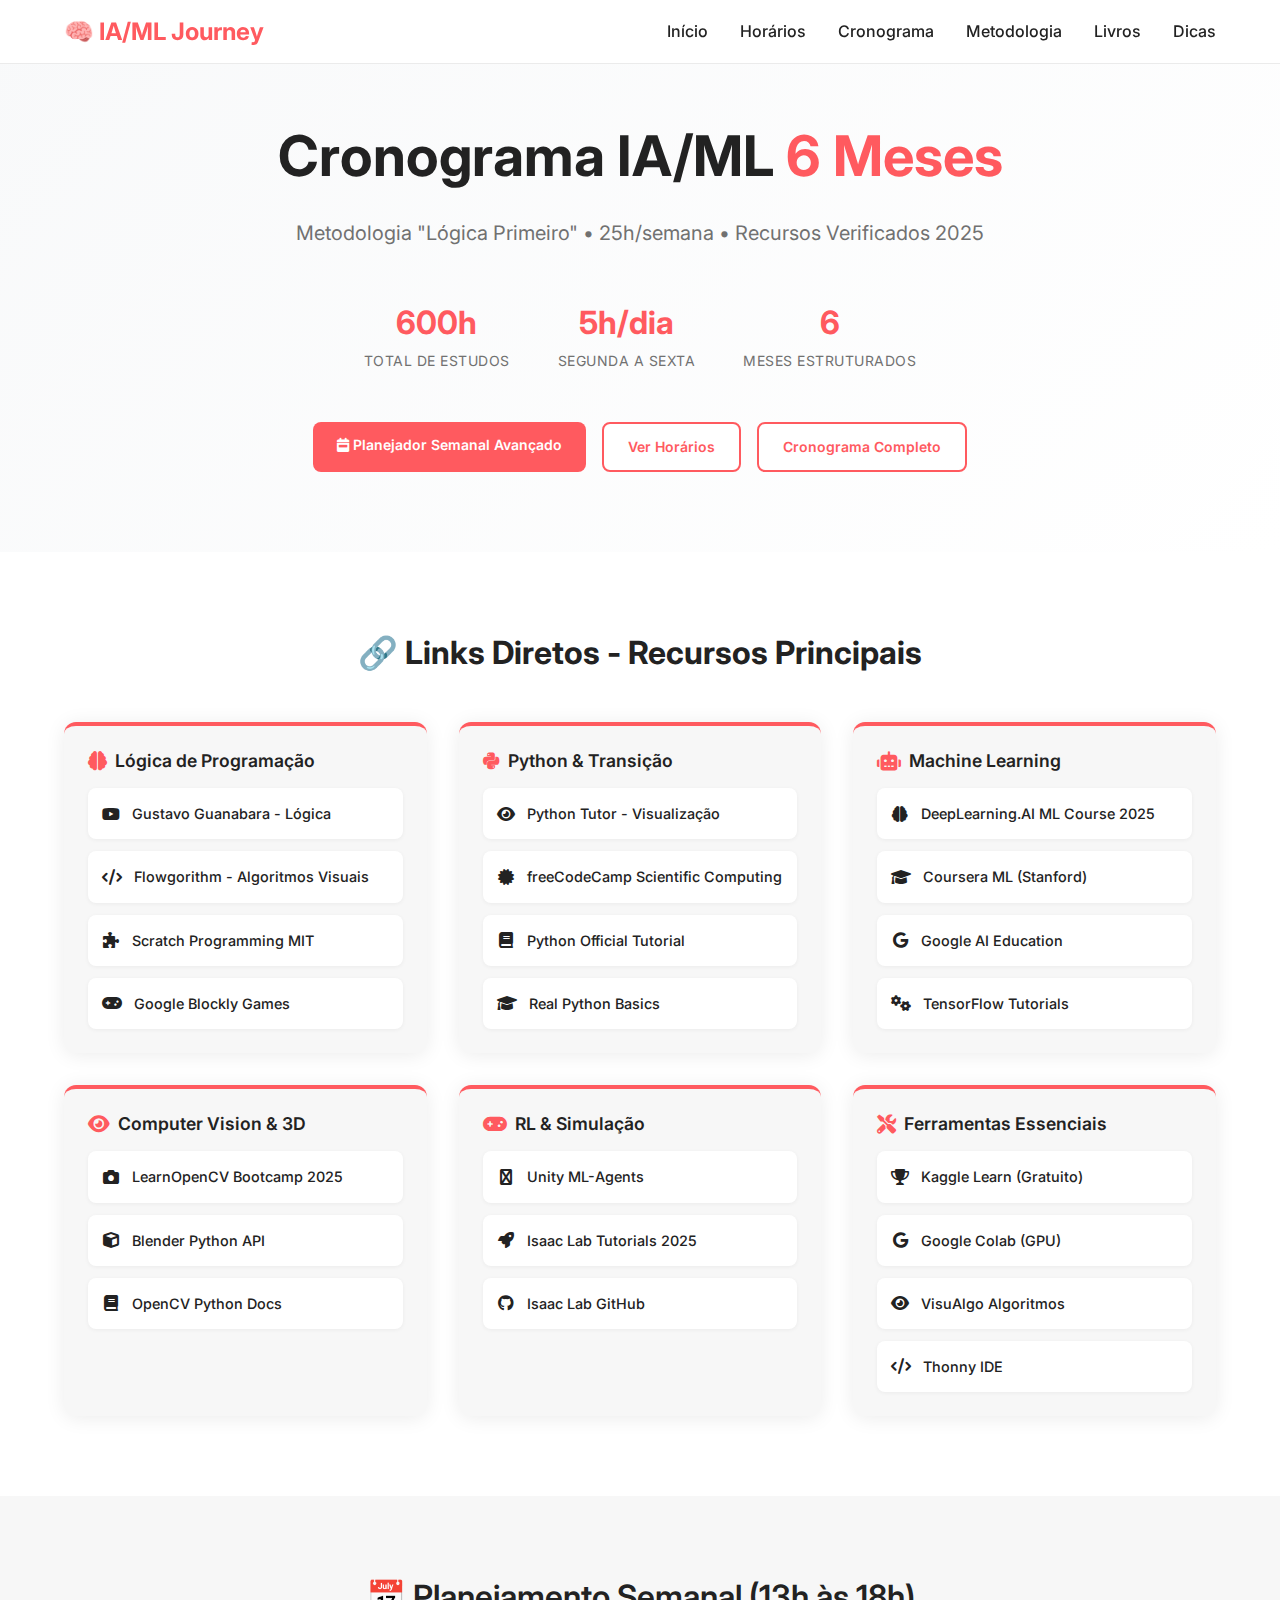
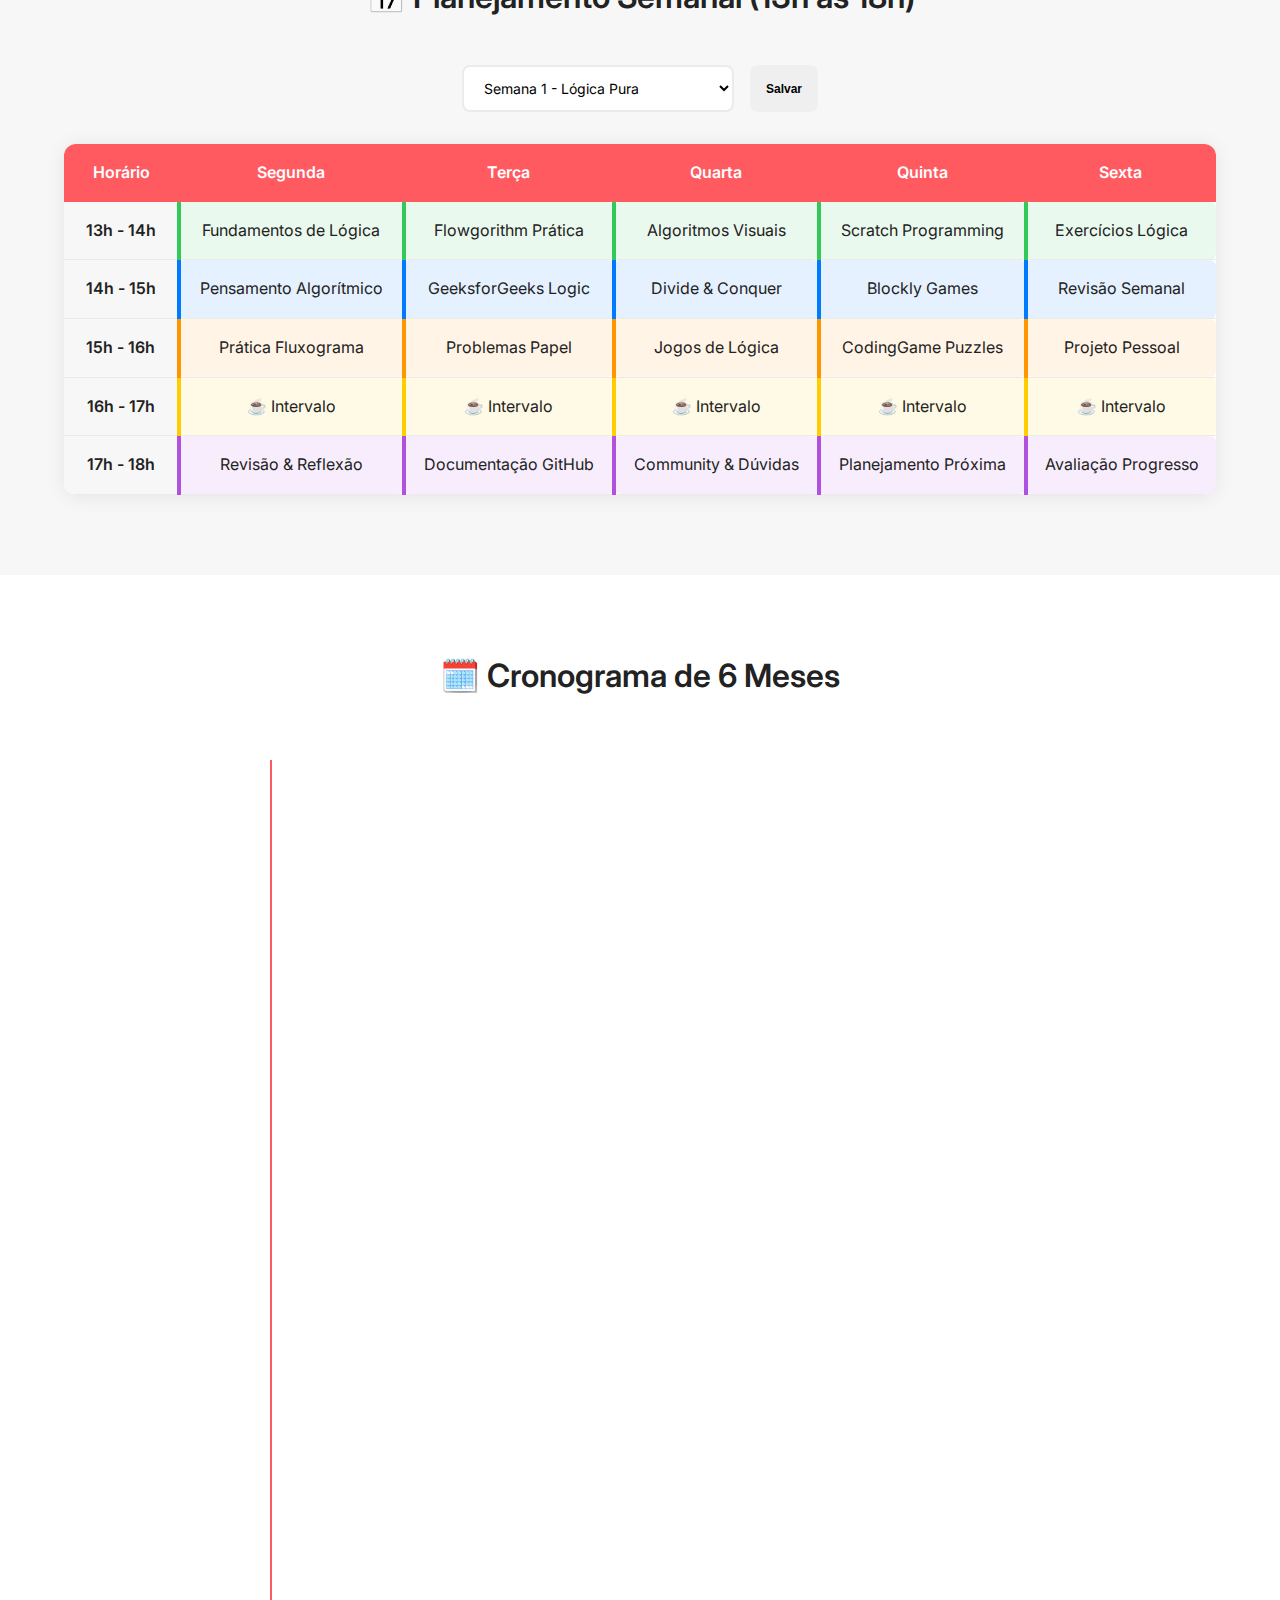
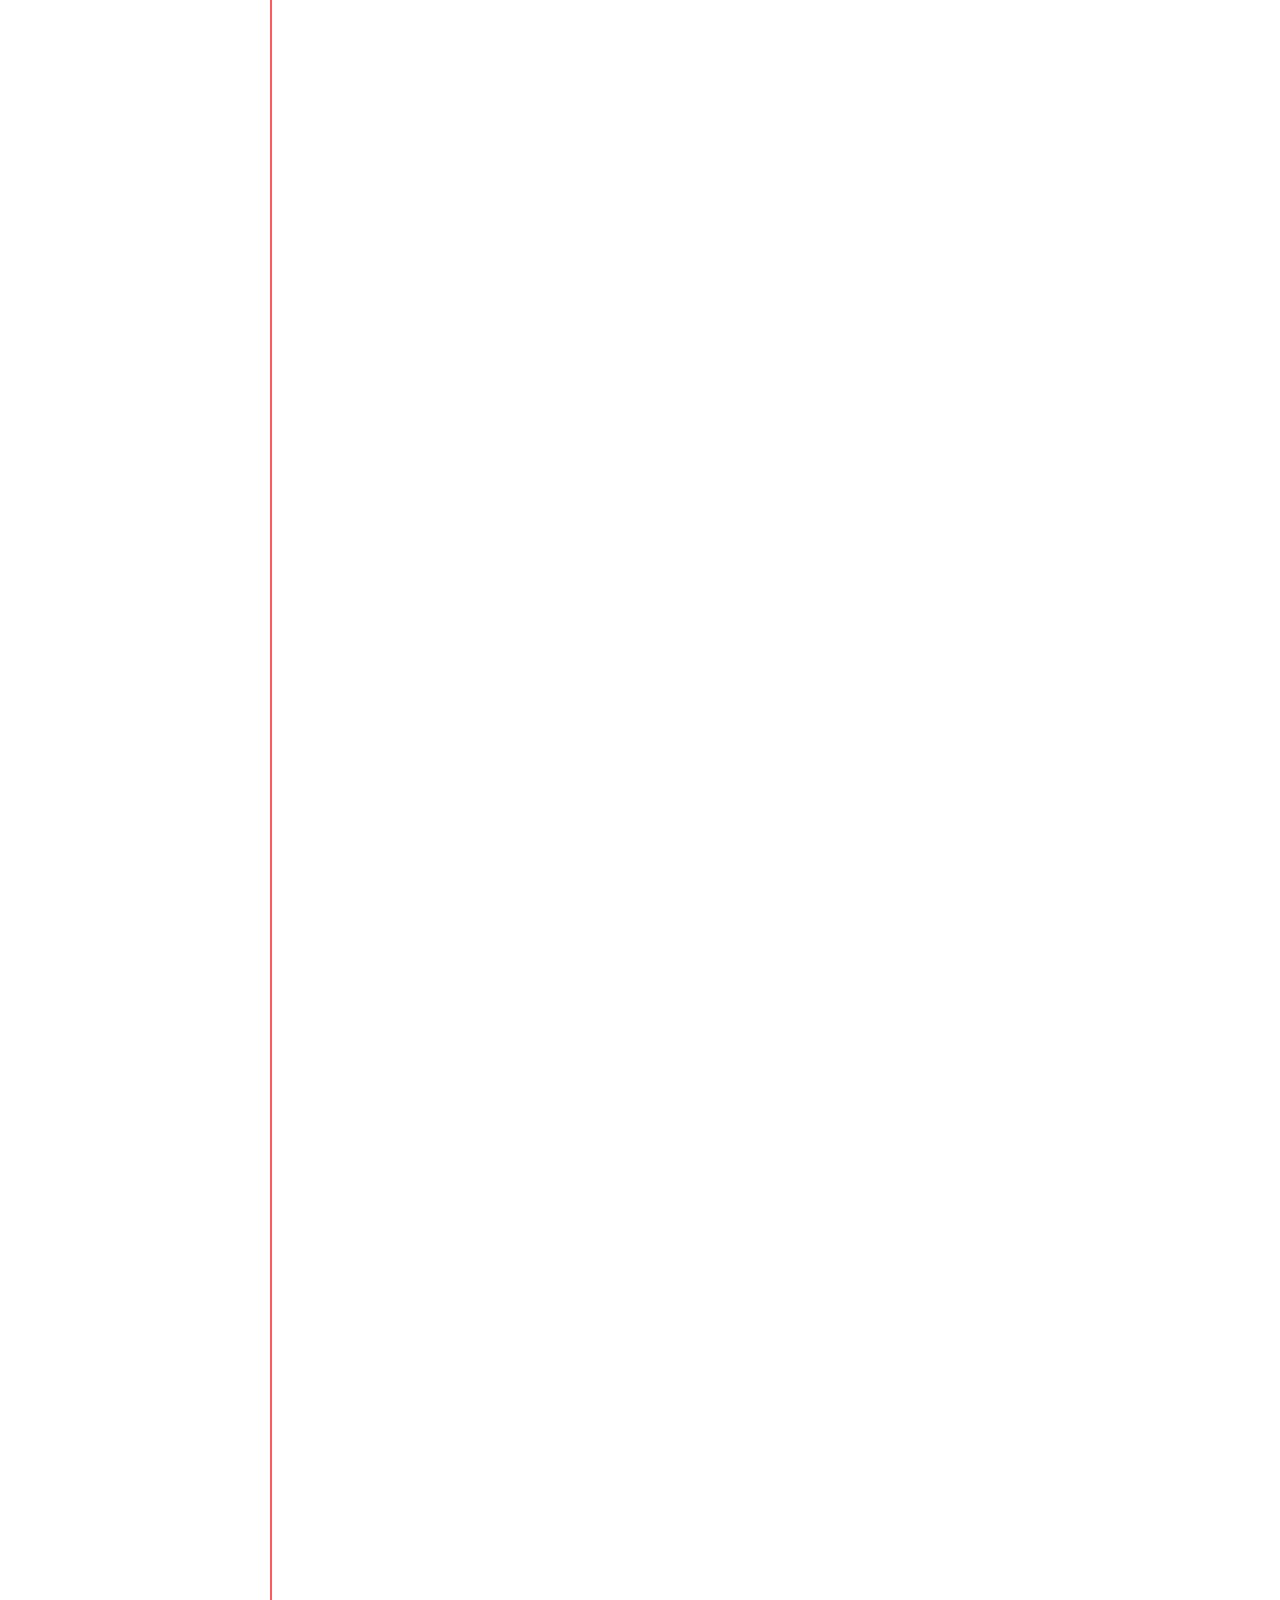
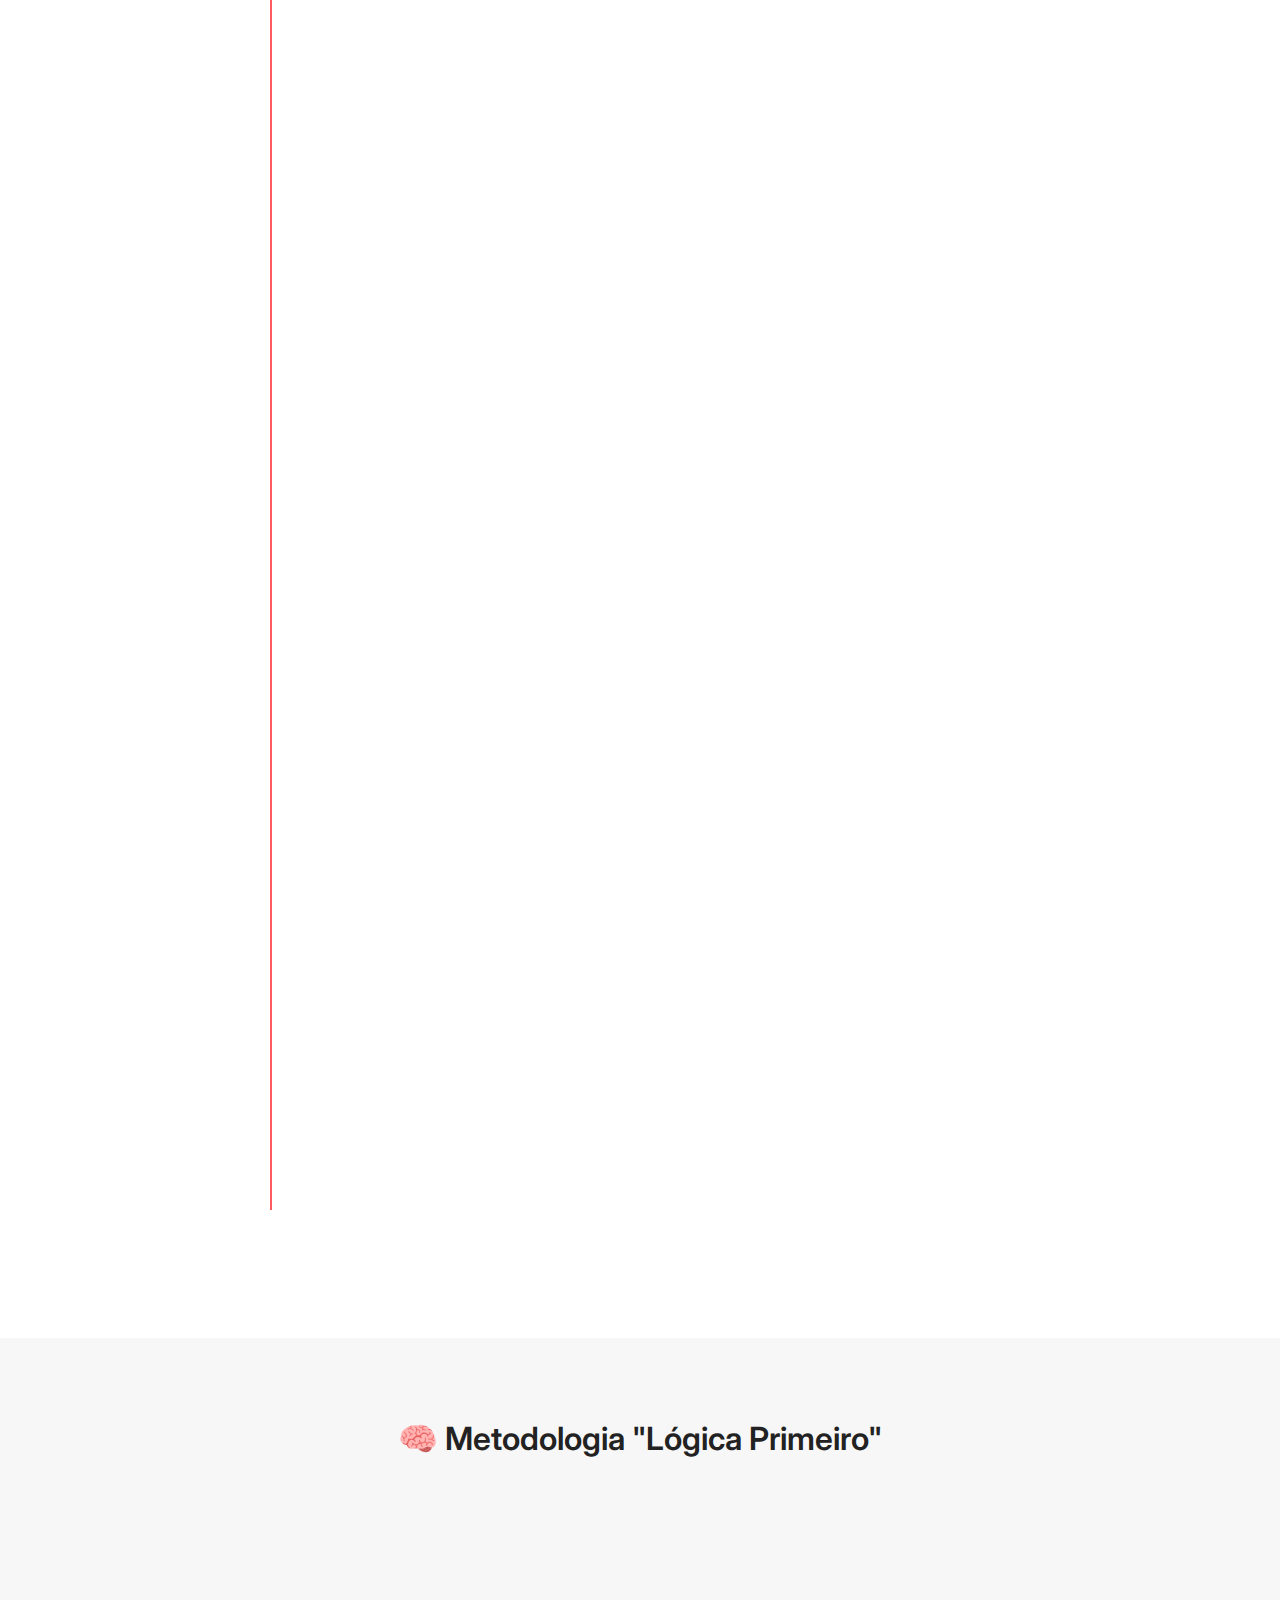
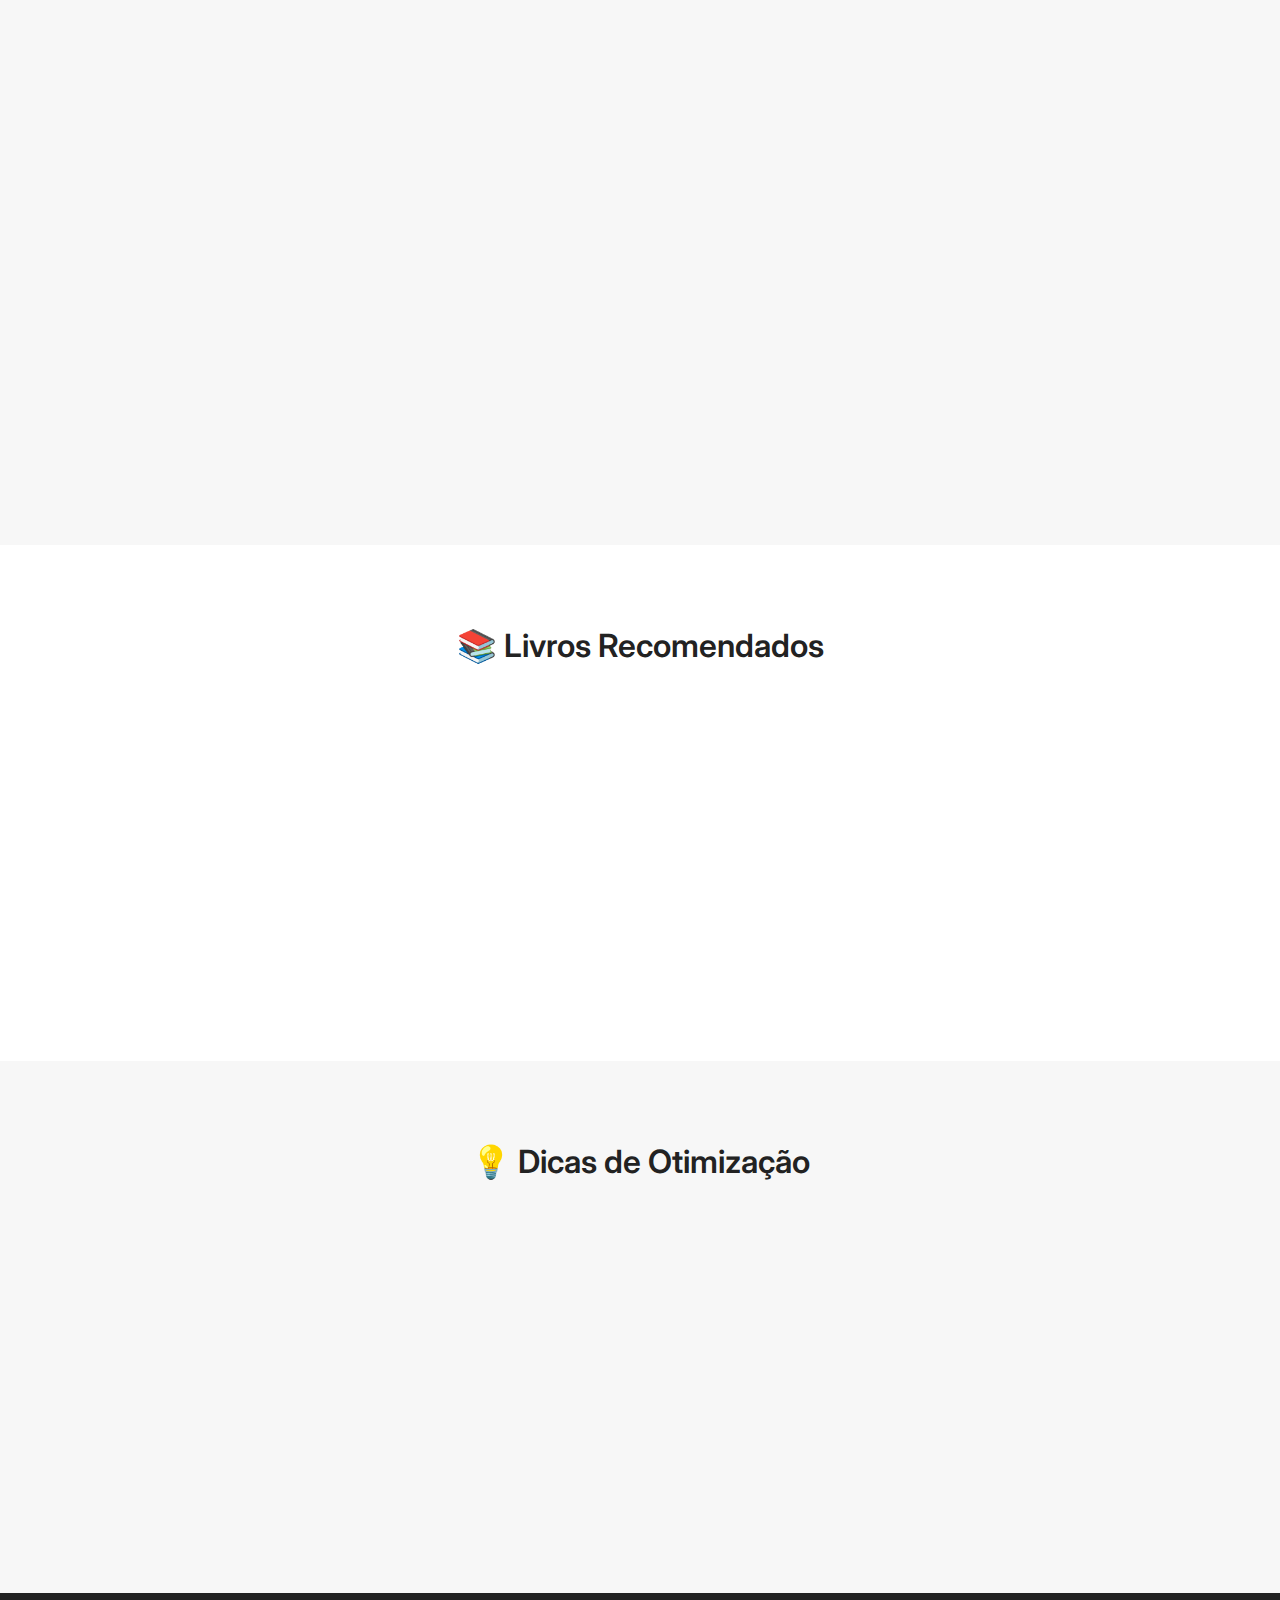
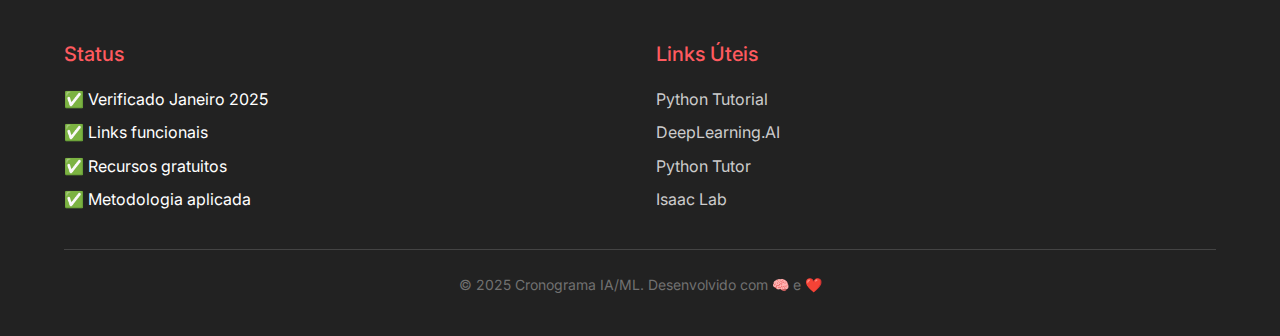
<file: index.html>
<!DOCTYPE html>
<html lang="pt-BR">
<head>
    <meta charset="UTF-8">
    <meta name="viewport" content="width=device-width, initial-scale=1.0">
    <title>Cronograma IA/ML - 6 Meses</title>
    <link rel="stylesheet" href="styles.css">
    <link href="https://fonts.googleapis.com/css2?family=Inter:wght@300;400;500;600;700&display=swap" rel="stylesheet">
    <link href="https://cdnjs.cloudflare.com/ajax/libs/font-awesome/6.0.0/css/all.min.css" rel="stylesheet">
</head>
<body>
    <!-- Header -->
    <header class="header">
        <nav class="navbar">
            <div class="container">
                <div class="nav-brand">
                    <h1>🧠 IA/ML Journey</h1>
                </div>
                <div class="nav-menu">
                    <ul class="nav-list">
                        <li><a href="#hero">Início</a></li>
                        <li><a href="#schedule">Horários</a></li>
                        <li><a href="#months">Cronograma</a></li>
                        <li><a href="#methodology">Metodologia</a></li>
                        <li><a href="#books">Livros</a></li>
                        <li><a href="#tips">Dicas</a></li>
                    </ul>
                </div>
            </div>
        </nav>
    </header>

    <!-- Hero Section -->
    <section id="hero" class="hero">
        <div class="container">
            <div class="hero-content">
                <h1>Cronograma IA/ML <span class="highlight">6 Meses</span></h1>
                <p class="hero-subtitle">Metodologia "Lógica Primeiro" • 25h/semana • Recursos Verificados 2025</p>
                <div class="hero-stats">
                    <div class="stat">
                        <span class="stat-number">600h</span>
                        <span class="stat-label">Total de Estudos</span>
                    </div>
                    <div class="stat">
                        <span class="stat-number">5h/dia</span>
                        <span class="stat-label">Segunda a Sexta</span>
                    </div>
                    <div class="stat">
                        <span class="stat-number">6</span>
                        <span class="stat-label">Meses Estruturados</span>
                    </div>
                </div>
                <div class="hero-cta">
                    <a href="schedule.html" class="btn btn-primary">
                        <i class="fas fa-calendar-week"></i>
                        Planejador Semanal Avançado
                    </a>
                    <a href="#schedule" class="btn btn-secondary">Ver Horários</a>
                    <a href="#months" class="btn btn-secondary">Cronograma Completo</a>
                </div>
            </div>
        </div>
    </section>

    <!-- Quick Links Section -->
    <section class="quick-links">
        <div class="container">
            <h2>🔗 Links Diretos - Recursos Principais</h2>
            <div class="links-grid">
                <!-- Lógica de Programação -->
                <div class="link-category">
                    <h3><i class="fas fa-brain"></i> Lógica de Programação</h3>
                    <div class="links-list">
                        <a href="https://www.youtube.com/playlist?list=PLHz_AreHm4dmSj0MHol_aoNYCSGFqvfXV" target="_blank" class="resource-link">
                            <i class="fab fa-youtube"></i>
                            Gustavo Guanabara - Lógica
                        </a>
                        <a href="http://www.flowgorithm.org/" target="_blank" class="resource-link">
                            <i class="fas fa-code"></i>
                            Flowgorithm - Algoritmos Visuais
                        </a>
                        <a href="https://scratch.mit.edu/" target="_blank" class="resource-link">
                            <i class="fas fa-puzzle-piece"></i>
                            Scratch Programming MIT
                        </a>
                        <a href="https://blockly.games/" target="_blank" class="resource-link">
                            <i class="fas fa-gamepad"></i>
                            Google Blockly Games
                        </a>
                    </div>
                </div>

                <!-- Python Learning -->
                <div class="link-category">
                    <h3><i class="fab fa-python"></i> Python & Transição</h3>
                    <div class="links-list">
                        <a href="http://pythontutor.com/" target="_blank" class="resource-link">
                            <i class="fas fa-eye"></i>
                            Python Tutor - Visualização
                        </a>
                        <a href="https://www.freecodecamp.org/learn/scientific-computing-with-python/" target="_blank" class="resource-link">
                            <i class="fas fa-certificate"></i>
                            freeCodeCamp Scientific Computing
                        </a>
                        <a href="https://docs.python.org/3/tutorial/" target="_blank" class="resource-link">
                            <i class="fas fa-book"></i>
                            Python Official Tutorial
                        </a>
                        <a href="https://realpython.com/python-basics/" target="_blank" class="resource-link">
                            <i class="fas fa-graduation-cap"></i>
                            Real Python Basics
                        </a>
                    </div>
                </div>

                <!-- Machine Learning -->
                <div class="link-category">
                    <h3><i class="fas fa-robot"></i> Machine Learning</h3>
                    <div class="links-list">
                        <a href="https://www.deeplearning.ai/courses/machine-learning-course/" target="_blank" class="resource-link">
                            <i class="fas fa-brain"></i>
                            DeepLearning.AI ML Course 2025
                        </a>
                        <a href="https://www.coursera.org/learn/machine-learning" target="_blank" class="resource-link">
                            <i class="fas fa-graduation-cap"></i>
                            Coursera ML (Stanford)
                        </a>
                        <a href="https://ai.google/education/" target="_blank" class="resource-link">
                            <i class="fab fa-google"></i>
                            Google AI Education
                        </a>
                        <a href="https://www.tensorflow.org/tutorials" target="_blank" class="resource-link">
                            <i class="fas fa-cogs"></i>
                            TensorFlow Tutorials
                        </a>
                    </div>
                </div>

                <!-- Computer Vision & Blender -->
                <div class="link-category">
                    <h3><i class="fas fa-eye"></i> Computer Vision & 3D</h3>
                    <div class="links-list">
                        <a href="https://learnopencv.com/getting-started-opencv/" target="_blank" class="resource-link">
                            <i class="fas fa-camera"></i>
                            LearnOpenCV Bootcamp 2025
                        </a>
                        <a href="https://docs.blender.org/api/current/" target="_blank" class="resource-link">
                            <i class="fas fa-cube"></i>
                            Blender Python API
                        </a>
                        <a href="https://docs.opencv.org/4.x/d6/d00/tutorial_py_root.html" target="_blank" class="resource-link">
                            <i class="fas fa-book"></i>
                            OpenCV Python Docs
                        </a>
                    </div>
                </div>

                <!-- Unity & Isaac -->
                <div class="link-category">
                    <h3><i class="fas fa-gamepad"></i> RL & Simulação</h3>
                    <div class="links-list">
                        <a href="https://unity-technologies.github.io/ml-agents/" target="_blank" class="resource-link">
                            <i class="fas fa-unity"></i>
                            Unity ML-Agents
                        </a>
                        <a href="https://docs.isaacsim.omniverse.nvidia.com/4.5.0/isaac_lab_tutorials/index.html" target="_blank" class="resource-link">
                            <i class="fas fa-rocket"></i>
                            Isaac Lab Tutorials 2025
                        </a>
                        <a href="https://github.com/isaac-sim/IsaacLab" target="_blank" class="resource-link">
                            <i class="fab fa-github"></i>
                            Isaac Lab GitHub
                        </a>
                    </div>
                </div>

                <!-- Ferramentas -->
                <div class="link-category">
                    <h3><i class="fas fa-tools"></i> Ferramentas Essenciais</h3>
                    <div class="links-list">
                        <a href="https://www.kaggle.com/learn" target="_blank" class="resource-link">
                            <i class="fas fa-trophy"></i>
                            Kaggle Learn (Gratuito)
                        </a>
                        <a href="https://colab.research.google.com/" target="_blank" class="resource-link">
                            <i class="fab fa-google"></i>
                            Google Colab (GPU)
                        </a>
                        <a href="https://visualgo.net/en" target="_blank" class="resource-link">
                            <i class="fas fa-eye"></i>
                            VisuAlgo Algoritmos
                        </a>
                        <a href="https://thonny.org/" target="_blank" class="resource-link">
                            <i class="fas fa-code"></i>
                            Thonny IDE
                        </a>
                    </div>
                </div>
            </div>
        </div>
    </section>

    <!-- Schedule Table -->
    <section id="schedule" class="schedule">
        <div class="container">
            <h2>📅 Planejamento Semanal (13h às 18h)</h2>
            <div class="schedule-controls">
                <select id="week-selector">
                    <option value="1">Semana 1 - Lógica Pura</option>
                    <option value="2">Semana 2 - Transição Python</option>
                    <option value="3">Semana 3 - Python Intermediário</option>
                    <option value="4">Semana 4 - OOP + Projetos</option>
                </select>
                <button id="save-schedule" class="btn btn-small">Salvar</button>
            </div>
            
            <div class="schedule-table-container">
                <table class="schedule-table">
                    <thead>
                        <tr>
                            <th>Horário</th>
                            <th>Segunda</th>
                            <th>Terça</th>
                            <th>Quarta</th>
                            <th>Quinta</th>
                            <th>Sexta</th>
                        </tr>
                    </thead>
                    <tbody>
                        <tr>
                            <td class="time-slot">13h - 14h</td>
                            <td class="activity logic" contenteditable="true">Fundamentos de Lógica</td>
                            <td class="activity logic" contenteditable="true">Flowgorithm Prática</td>
                            <td class="activity logic" contenteditable="true">Algoritmos Visuais</td>
                            <td class="activity logic" contenteditable="true">Scratch Programming</td>
                            <td class="activity logic" contenteditable="true">Exercícios Lógica</td>
                        </tr>
                        <tr>
                            <td class="time-slot">14h - 15h</td>
                            <td class="activity theory" contenteditable="true">Pensamento Algorítmico</td>
                            <td class="activity theory" contenteditable="true">GeeksforGeeks Logic</td>
                            <td class="activity theory" contenteditable="true">Divide & Conquer</td>
                            <td class="activity theory" contenteditable="true">Blockly Games</td>
                            <td class="activity theory" contenteditable="true">Revisão Semanal</td>
                        </tr>
                        <tr>
                            <td class="time-slot">15h - 16h</td>
                            <td class="activity practice" contenteditable="true">Prática Fluxograma</td>
                            <td class="activity practice" contenteditable="true">Problemas Papel</td>
                            <td class="activity practice" contenteditable="true">Jogos de Lógica</td>
                            <td class="activity practice" contenteditable="true">CodingGame Puzzles</td>
                            <td class="activity practice" contenteditable="true">Projeto Pessoal</td>
                        </tr>
                        <tr>
                            <td class="time-slot">16h - 17h</td>
                            <td class="activity break" contenteditable="true">☕ Intervalo</td>
                            <td class="activity break" contenteditable="true">☕ Intervalo</td>
                            <td class="activity break" contenteditable="true">☕ Intervalo</td>
                            <td class="activity break" contenteditable="true">☕ Intervalo</td>
                            <td class="activity break" contenteditable="true">☕ Intervalo</td>
                        </tr>
                        <tr>
                            <td class="time-slot">17h - 18h</td>
                            <td class="activity review" contenteditable="true">Revisão & Reflexão</td>
                            <td class="activity review" contenteditable="true">Documentação GitHub</td>
                            <td class="activity review" contenteditable="true">Community & Dúvidas</td>
                            <td class="activity review" contenteditable="true">Planejamento Próxima</td>
                            <td class="activity review" contenteditable="true">Avaliação Progresso</td>
                        </tr>
                    </tbody>
                </table>
            </div>
        </div>
    </section>

    <!-- Monthly Timeline -->
    <section id="months" class="months">
        <div class="container">
            <h2>🗓️ Cronograma de 6 Meses</h2>
            
            <div class="timeline">
                <div class="timeline-item">
                    <div class="timeline-marker">1</div>
                    <div class="timeline-content">
                        <h3>Lógica de Programação + Python</h3>
                        <div class="weeks">
                            <div class="week">
                                <h4>Semana 1: Lógica Pura (25h)</h4>
                                <ul>
                                    <li>Gustavo Guanabara - Lógica de Programação</li>
                                    <li>Flowgorithm (software visual)</li>
                                    <li>GeeksforGeeks Logic Building</li>
                                    <li>Scratch Programming</li>
                                </ul>
                            </div>
                            <div class="week">
                                <h4>Semana 2: Transição → Python (25h)</h4>
                                <ul>
                                    <li>Python Tutor (visualização)</li>
                                    <li>freeCodeCamp - Scientific Computing</li>
                                    <li>Real Python Basics</li>
                                </ul>
                            </div>
                            <div class="week">
                                <h4>Semana 3: Python Intermediário (25h)</h4>
                                <ul>
                                    <li>Estruturas de Dados</li>
                                    <li>Algoritmos de Ordenação</li>
                                    <li>VisuAlgo</li>
                                </ul>
                            </div>
                            <div class="week">
                                <h4>Semana 4: OOP + Projetos (25h)</h4>
                                <ul>
                                    <li>Orientação a Objetos</li>
                                    <li>Sistema de Biblioteca</li>
                                    <li>NumPy/Pandas preparação</li>
                                </ul>
                            </div>
                        </div>
                    </div>
                </div>

                <div class="timeline-item">
                    <div class="timeline-marker">2</div>
                    <div class="timeline-content">
                        <h3>Matemática para IA + Visualização</h3>
                        <div class="weeks">
                            <div class="week">
                                <h4>Semanas 5-6: Álgebra Linear + Cálculo (50h)</h4>
                                <ul>
                                    <li>3Blue1Brown - Essence of Linear Algebra</li>
                                    <li>Khan Academy Linear Algebra</li>
                                    <li>3Blue1Brown Calculus</li>
                                </ul>
                            </div>
                            <div class="week">
                                <h4>Semanas 7-8: Estatística + Visualização (50h)</h4>
                                <ul>
                                    <li>Khan Academy Statistics</li>
                                    <li>Think Stats 2e (gratuito)</li>
                                    <li>Kaggle Data Visualization</li>
                                    <li>Matplotlib Tutorials</li>
                                </ul>
                            </div>
                        </div>
                    </div>
                </div>

                <div class="timeline-item">
                    <div class="timeline-marker">3</div>
                    <div class="timeline-content">
                        <h3>Machine Learning Fundamentals</h3>
                        <div class="weeks">
                            <div class="week">
                                <h4>Semanas 9-10: ML Clássico (50h)</h4>
                                <ul>
                                    <li>DeepLearning.AI Machine Learning Course (Andrew Ng)</li>
                                    <li>Coursera Machine Learning (Stanford)</li>
                                    <li>Google AI Education</li>
                                </ul>
                            </div>
                            <div class="week">
                                <h4>Semanas 11-12: Deep Learning Básico (50h)</h4>
                                <ul>
                                    <li>DeepLearning.AI Deep Learning Specialization</li>
                                    <li>TensorFlow Core Tutorials</li>
                                </ul>
                            </div>
                        </div>
                    </div>
                </div>

                <div class="timeline-item">
                    <div class="timeline-marker">4</div>
                    <div class="timeline-content">
                        <h3>Computer Vision + Blender Integration</h3>
                        <div class="weeks">
                            <div class="week">
                                <h4>Semanas 13-14: Computer Vision (50h)</h4>
                                <ul>
                                    <li>LearnOpenCV Free Bootcamp 2025</li>
                                    <li>OpenCV Documentation</li>
                                </ul>
                            </div>
                            <div class="week">
                                <h4>Semanas 15-16: Blender + Python (50h)</h4>
                                <ul>
                                    <li>Blender Python API Documentation</li>
                                    <li>Packt - Blender Scripting Guide (2025)</li>
                                    <li>Add-on Tutorial</li>
                                </ul>
                            </div>
                        </div>
                    </div>
                </div>

                <div class="timeline-item">
                    <div class="timeline-marker">5</div>
                    <div class="timeline-content">
                        <h3>Projetos Aplicados - Parte 1</h3>
                        <div class="weeks">
                            <div class="week">
                                <h4>Semanas 17-18: Camera Tracking ML (50h)</h4>
                                <ul>
                                    <li>Análise de Movimento</li>
                                    <li>LSTM/GRU para sequências temporais</li>
                                    <li>Integração Blender</li>
                                </ul>
                            </div>
                            <div class="week">
                                <h4>Semanas 19-20: Auto-Retopology (50h)</h4>
                                <ul>
                                    <li>PyTorch Geometric Tutorial</li>
                                    <li>Graph Neural Networks básicos</li>
                                    <li>Open3D tutorials</li>
                                </ul>
                            </div>
                        </div>
                    </div>
                </div>

                <div class="timeline-item">
                    <div class="timeline-marker">6</div>
                    <div class="timeline-content">
                        <h3>Projetos Aplicados - Parte 2</h3>
                        <div class="weeks">
                            <div class="week">
                                <h4>Semanas 21-22: RL + Unity (50h)</h4>
                                <ul>
                                    <li>DeepLearning.AI RL Course</li>
                                    <li>OpenAI Spinning Up</li>
                                    <li>Unity ML-Agents</li>
                                </ul>
                            </div>
                            <div class="week">
                                <h4>Semanas 23-24: Isaac Lab (50h)</h4>
                                <ul>
                                    <li>Isaac Lab Fundamentals</li>
                                    <li>NVIDIA Developer Account</li>
                                    <li>Integração Final</li>
                                </ul>
                            </div>
                        </div>
                    </div>
                </div>
            </div>
        </div>
    </section>

    <!-- Methodology -->
    <section id="methodology" class="methodology">
        <div class="container">
            <h2>🧠 Metodologia "Lógica Primeiro"</h2>
            <div class="methodology-grid">
                <div class="methodology-card">
                    <div class="card-icon">🎯</div>
                    <h3>Divide & Conquer</h3>
                    <p>Sempre quebrar problemas em 3-4 partes menores</p>
                </div>
                <div class="methodology-card">
                    <div class="card-icon">🔄</div>
                    <h3>Sequência Obrigatória</h3>
                    <p>Entender → Desenhar → Visualizar → Implementar → Testar</p>
                </div>
                <div class="methodology-card">
                    <div class="card-icon">👁️</div>
                    <h3>Visualização</h3>
                    <p>Python Tutor, Flowgorithm, VisuAlgo sempre!</p>
                </div>
                <div class="methodology-card">
                    <div class="card-icon">⏰</div>
                    <h3>Prática Diária</h3>
                    <p>15min lógica + 30min implementação</p>
                </div>
            </div>
        </div>
    </section>

    <!-- Books -->
    <section id="books" class="books">
        <div class="container">
            <h2>📚 Livros Recomendados</h2>
            <div class="books-grid">
                <div class="book-card">
                    <h3>Machine Learning & IA</h3>
                    <ul>
                        <li>"Técnicas de Machine Learning" - Barth 🇧🇷</li>
                        <li>"Desmistificando a IA" - Dora Kaufman 🇧🇷</li>
                        <li>"IA e ChatGPT" - Fabrício Carraro 🇧🇷</li>
                    </ul>
                </div>
                <div class="book-card">
                    <h3>Python & Programação</h3>
                    <ul>
                        <li>"Pense em Python" - Allen Downey 🇧🇷</li>
                        <li>"Automatizando Tarefas Maçantes" 🇧🇷</li>
                    </ul>
                </div>
            </div>
        </div>
    </section>

    <!-- Tips -->
    <section id="tips" class="tips">
        <div class="container">
            <h2>💡 Dicas de Otimização</h2>
            <div class="tips-grid">
                <div class="tip-category">
                    <h3>🧠 Lógica</h3>
                    <ul>
                        <li>Regra dos 15 min: se travou, desenhe</li>
                        <li>Pomodoro + reflexão</li>
                        <li>Ensine para alguém</li>
                        <li>Debug step-by-step sempre</li>
                    </ul>
                </div>
                <div class="tip-category">
                    <h3>⏰ Tempo</h3>
                    <ul>
                        <li>AI para dúvidas rápidas</li>
                        <li>Documentações primeiro</li>
                        <li>YouTube 1.25x-1.5x</li>
                        <li>Python Tutor sempre</li>
                    </ul>
                </div>
                <div class="tip-category">
                    <h3>🚀 Aprendizado</h3>
                    <ul>
                        <li>Projetos paralelos</li>
                        <li>GitHub desde o início</li>
                        <li>Communities ativas</li>
                        <li>Code review próprio</li>
                    </ul>
                </div>
            </div>
        </div>
    </section>

    <!-- Footer -->
    <footer class="footer">
        <div class="container">
            <div class="footer-content">
                <div class="footer-section">
                    <h4>Status</h4>
                    <ul>
                        <li>✅ Verificado Janeiro 2025</li>
                        <li>✅ Links funcionais</li>
                        <li>✅ Recursos gratuitos</li>
                        <li>✅ Metodologia aplicada</li>
                    </ul>
                </div>
                <div class="footer-section">
                    <h4>Links Úteis</h4>
                    <ul>
                        <li><a href="https://docs.python.org/3/tutorial/">Python Tutorial</a></li>
                        <li><a href="https://www.deeplearning.ai/">DeepLearning.AI</a></li>
                        <li><a href="http://pythontutor.com/">Python Tutor</a></li>
                        <li><a href="https://isaac-sim.github.io/IsaacLab/">Isaac Lab</a></li>
                    </ul>
                </div>
            </div>
            <div class="footer-bottom">
                <p>&copy; 2025 Cronograma IA/ML. Desenvolvido com 🧠 e ❤️</p>
            </div>
        </div>
    </footer>

    <script src="script.js"></script>
</body>
</html>
</file>
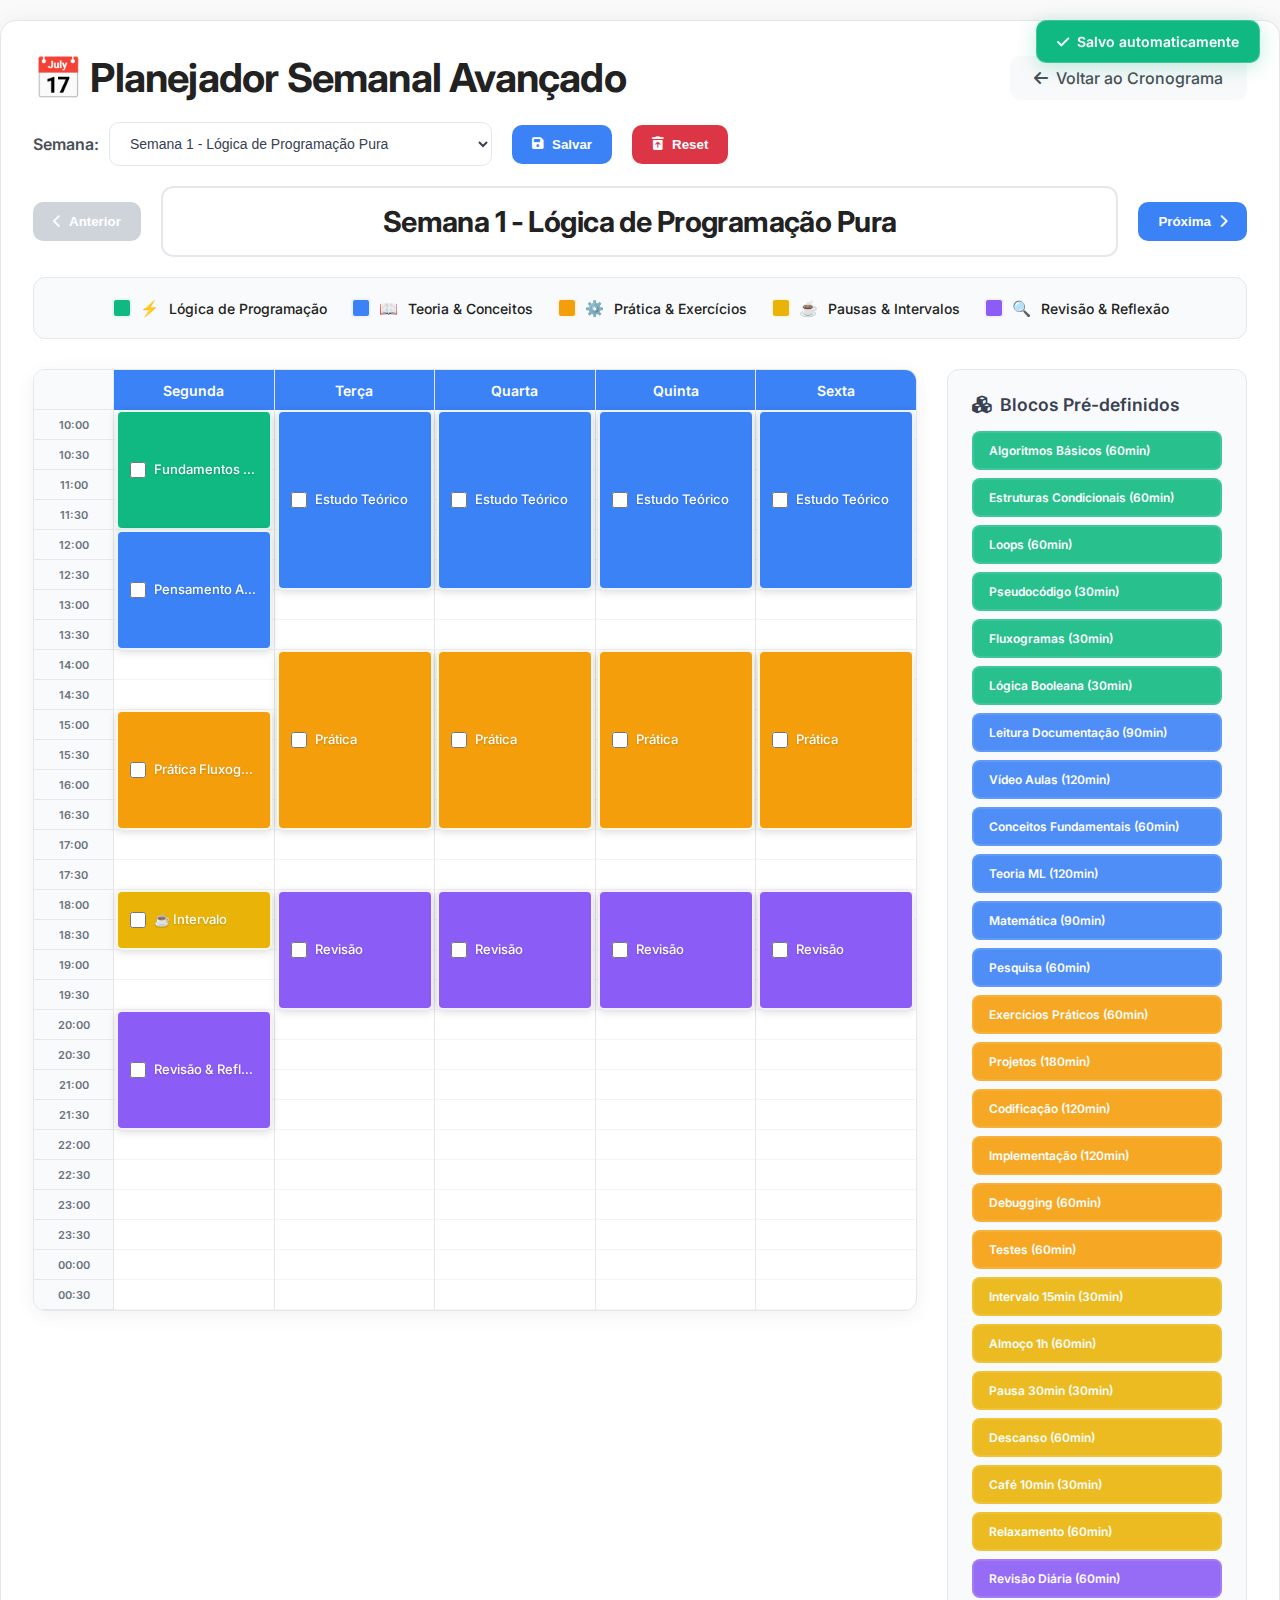
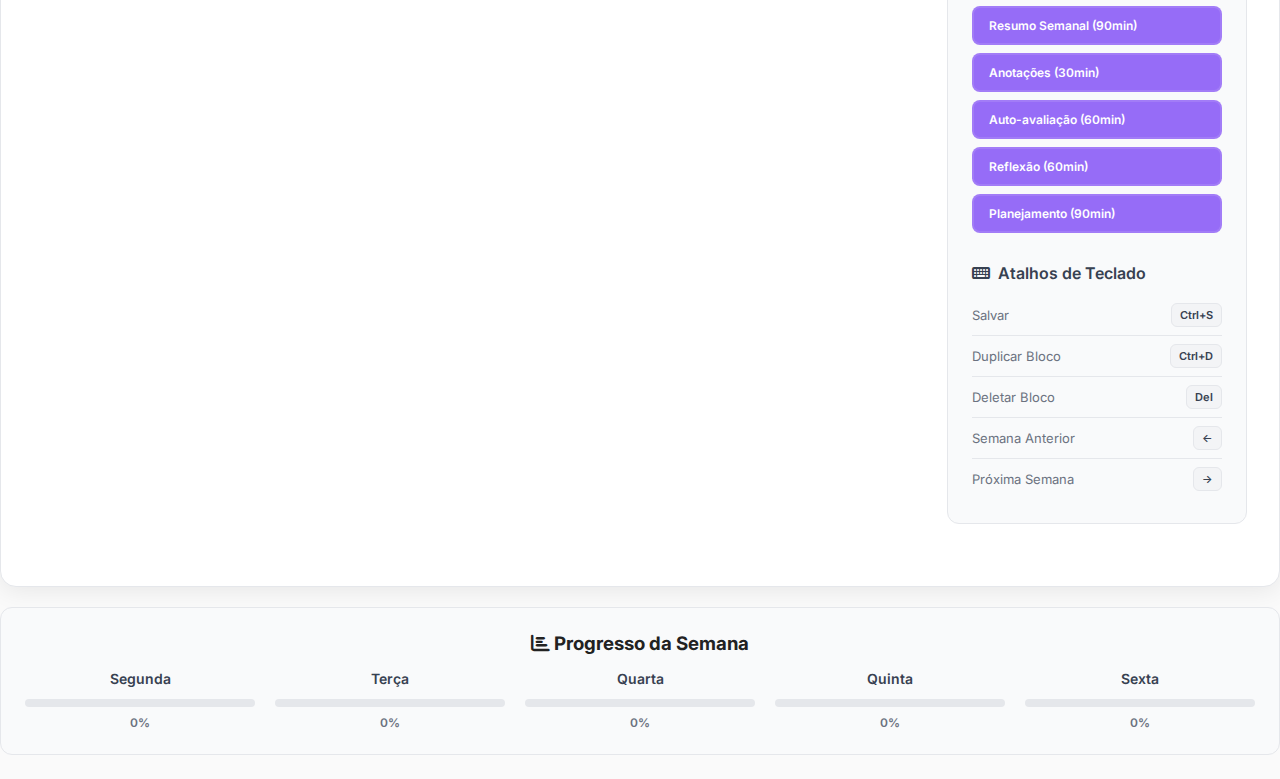
<file: schedule.html>
<!DOCTYPE html>
<html lang="pt-BR">
<head>
    <meta charset="UTF-8">
    <meta name="viewport" content="width=device-width, initial-scale=1.0">
    <title>Planejador Semanal Avançado - IA/ML</title>
    <link href="https://fonts.googleapis.com/css2?family=Inter:wght@300;400;500;600;700&display=swap" rel="stylesheet">
    <link href="https://cdnjs.cloudflare.com/ajax/libs/font-awesome/6.0.0/css/all.min.css" rel="stylesheet">
        <link rel="stylesheet" href="schedule.css">
</head>
<body>
    <div class="container">
        <div class="header">
            <div class="header-top">
                <h1 class="title">📅 Planejador Semanal Avançado</h1>
                <a href="index.html" class="back-btn">
                    <i class="fas fa-arrow-left"></i>
                    Voltar ao Cronograma
                </a>
            </div>

            <div class="controls">
                <div class="control-group">
                    <label for="weekSelect">Semana:</label>
                    <select id="weekSelect">
                        <!-- Será preenchido via JavaScript com todas as 24 semanas -->
                    </select>
                </div>

                <div class="control-group">
                    <button id="saveBtn" class="nav-btn">
                        <i class="fas fa-save"></i>
                        Salvar
                    </button>
                    <button id="resetBtn" class="nav-btn reset-btn">
                        <i class="fas fa-trash-restore"></i>
                        Reset
                    </button>
                </div>
            </div>

            <div class="week-navigation">
                <button class="nav-btn" id="prevWeek">
                    <i class="fas fa-chevron-left"></i>
                    Anterior
                </button>
                <div class="week-info" id="weekInfo">
                    Semana 1 - Lógica de Programação Pura
                </div>
                <button class="nav-btn" id="nextWeek">
                    Próxima
                    <i class="fas fa-chevron-right"></i>
                </button>
            </div>

            <div class="theme-legend">
                <div class="legend-item">
                    <div class="legend-color logic"></div>
                    <span><span class="emoji-icon logic-emoji">⚡</span> Lógica de Programação</span>
                </div>
                <div class="legend-item">
                    <div class="legend-color theory"></div>
                    <span><span class="emoji-icon theory-emoji">📖</span> Teoria & Conceitos</span>
                </div>
                <div class="legend-item">
                    <div class="legend-color practice"></div>
                    <span><span class="emoji-icon practice-emoji">⚙️</span> Prática & Exercícios</span>
                </div>
                <div class="legend-item">
                    <div class="legend-color break"></div>
                    <span><span class="emoji-icon break-emoji">☕</span> Pausas & Intervalos</span>
                </div>
                <div class="legend-item">
                    <div class="legend-color review"></div>
                    <span><span class="emoji-icon review-emoji">🔍</span> Revisão & Reflexão</span>
                </div>
            </div>
        </div>

        <div class="main-content">
            <div class="schedule-container">
                <div class="schedule-grid" id="scheduleGrid">
                    <!-- Será preenchido via JavaScript com horários 10h-00h -->
                </div>
            </div>

            <div class="sidebar">
                <h3><i class="fas fa-cubes"></i> Blocos Pré-definidos</h3>
                <div class="preset-blocks" id="presetBlocks">
                    <!-- Será preenchido via JavaScript -->
                </div>

                <div class="keyboard-shortcuts">
                    <h4><i class="fas fa-keyboard"></i> Atalhos de Teclado</h4>
                    <div class="shortcut">
                        <span>Salvar</span>
                        <span class="shortcut-key">Ctrl+S</span>
                    </div>
                    <div class="shortcut">
                        <span>Duplicar Bloco</span>
                        <span class="shortcut-key">Ctrl+D</span>
                    </div>
                    <div class="shortcut">
                        <span>Deletar Bloco</span>
                        <span class="shortcut-key">Del</span>
                    </div>
                    <div class="shortcut">
                        <span>Semana Anterior</span>
                        <span class="shortcut-key">←</span>
                    </div>
                    <div class="shortcut">
                        <span>Próxima Semana</span>
                        <span class="shortcut-key">→</span>
                    </div>
                </div>
            </div>
        </div>
    </div>

    <div class="progress-section">
        <h3 style="margin-bottom: 15px; text-align: center;"><i class="fas fa-chart-bar"></i> Progresso da Semana</h3>
        <div class="progress-grid" id="progressGrid">
            <!-- Será preenchido via JavaScript -->
        </div>
    </div>

    <div class="save-indicator" id="saveIndicator">
        <i class="fas fa-check"></i>
        Salvo automaticamente
    </div>

    <!-- Sistema de persistência de dados -->
    <script src="dataManager.js"></script>
    <!-- Sistema principal do planejador -->
    <script src="schedule.js"></script>
</body>
</html>
</file>
<file: styles.css>
/* Reset and Base Styles */
* {
    margin: 0;
    padding: 0;
    box-sizing: border-box;
}

html {
    scroll-behavior: smooth;
}

body {
    font-family: 'Inter', -apple-system, BlinkMacSystemFont, 'Segoe UI', Roboto, sans-serif;
    line-height: 1.6;
    color: #222222;
    background-color: #FFFFFF;
}

.container {
    max-width: 1200px;
    margin: 0 auto;
    padding: 0 24px;
}

/* Typography */
h1, h2, h3, h4 {
    font-weight: 600;
    line-height: 1.3;
    margin-bottom: 16px;
}

h1 {
    font-size: 2.5rem;
    font-weight: 700;
}

h2 {
    font-size: 2rem;
    margin-bottom: 24px;
}

h3 {
    font-size: 1.5rem;
}

h4 {
    font-size: 1.25rem;
    font-weight: 500;
}

p {
    margin-bottom: 16px;
    color: #717171;
}

/* Header */
.header {
    position: fixed;
    top: 0;
    width: 100%;
    background: rgba(255, 255, 255, 0.95);
    backdrop-filter: blur(10px);
    border-bottom: 1px solid #EBEBEB;
    z-index: 1000;
}

.navbar {
    padding: 16px 0;
}

.navbar .container {
    display: flex;
    justify-content: space-between;
    align-items: center;
}

.nav-brand h1 {
    color: #FF5A5F;
    font-size: 1.5rem;
    margin: 0;
}

.nav-list {
    display: flex;
    list-style: none;
    gap: 32px;
}

.nav-list a {
    text-decoration: none;
    color: #222222;
    font-weight: 500;
    transition: color 0.3s ease;
    position: relative;
}

.nav-list a:hover {
    color: #FF5A5F;
}

.nav-list a::after {
    content: '';
    position: absolute;
    bottom: -4px;
    left: 0;
    width: 0;
    height: 2px;
    background: #FF5A5F;
    transition: width 0.3s ease;
}

.nav-list a:hover::after {
    width: 100%;
}

/* Buttons */
.btn {
    display: inline-block;
    padding: 12px 24px;
    border-radius: 8px;
    text-decoration: none;
    font-weight: 600;
    font-size: 14px;
    transition: all 0.3s ease;
    border: none;
    cursor: pointer;
    text-align: center;
}

.btn-primary {
    background: #FF5A5F;
    color: white;
}

.btn-primary:hover {
    background: #E00007;
    transform: translateY(-2px);
    box-shadow: 0 4px 12px rgba(255, 90, 95, 0.4);
}

.btn-secondary {
    background: white;
    color: #FF5A5F;
    border: 2px solid #FF5A5F;
}

.btn-secondary:hover {
    background: #FF5A5F;
    color: white;
    transform: translateY(-2px);
}

.btn-small {
    padding: 8px 16px;
    font-size: 12px;
}

/* Hero Section */
.hero {
    padding: 120px 0 80px;
    background: linear-gradient(135deg, #f8f9fa 0%, #ffffff 100%);
}

.hero-content {
    text-align: center;
    max-width: 800px;
    margin: 0 auto;
}

.hero h1 {
    font-size: 3.5rem;
    margin-bottom: 24px;
    color: #222222;
}

.highlight {
    color: #FF5A5F;
}

.hero-subtitle {
    font-size: 1.25rem;
    color: #717171;
    margin-bottom: 48px;
}

.hero-stats {
    display: flex;
    justify-content: center;
    gap: 48px;
    margin-bottom: 48px;
}

.stat {
    text-align: center;
}

.stat-number {
    display: block;
    font-size: 2rem;
    font-weight: 700;
    color: #FF5A5F;
}

.stat-label {
    font-size: 0.875rem;
    color: #717171;
    text-transform: uppercase;
    letter-spacing: 0.5px;
}

.hero-cta {
    display: flex;
    gap: 16px;
    justify-content: center;
}

/* Quick Links Section */
.quick-links {
    padding: 80px 0;
    background: #ffffff;
}

.quick-links h2 {
    text-align: center;
    margin-bottom: 48px;
    color: #222222;
    font-size: 2rem;
    font-weight: 700;
}

.links-grid {
    display: grid;
    grid-template-columns: repeat(auto-fit, minmax(350px, 1fr));
    gap: 32px;
    margin-top: 32px;
}

.link-category {
    background: #F7F7F7;
    border-radius: 12px;
    padding: 24px;
    box-shadow: 0 2px 20px rgba(0, 0, 0, 0.08);
    transition: transform 0.3s ease, box-shadow 0.3s ease;
    border-top: 4px solid #FF5A5F;
}

.link-category:hover {
    transform: translateY(-4px);
    box-shadow: 0 4px 30px rgba(0, 0, 0, 0.12);
}

.link-category h3 {
    font-size: 1.1rem;
    font-weight: 600;
    color: #222222;
    margin-bottom: 16px;
    display: flex;
    align-items: center;
    gap: 8px;
}

.link-category h3 i {
    color: #FF5A5F;
    font-size: 1.2rem;
}

.links-list {
    display: flex;
    flex-direction: column;
    gap: 12px;
}

.resource-link {
    display: flex;
    align-items: center;
    gap: 12px;
    padding: 12px;
    background: white;
    border-radius: 8px;
    text-decoration: none;
    color: #222222;
    font-weight: 500;
    font-size: 0.9rem;
    transition: all 0.3s ease;
    border: 2px solid transparent;
    box-shadow: 0 1px 4px rgba(0, 0, 0, 0.05);
}

.resource-link:hover {
    background: #FF5A5F;
    color: white;
    transform: translateX(8px);
    border-color: #E8474C;
    box-shadow: 0 4px 12px rgba(255, 90, 95, 0.3);
}

.resource-link i {
    font-size: 1rem;
    min-width: 18px;
    text-align: center;
    transition: transform 0.3s ease;
}

.resource-link:hover i {
    transform: scale(1.1);
}

/* Schedule Section */
.schedule {
    padding: 80px 0;
    background: #F7F7F7;
}

.schedule h2 {
    text-align: center;
    margin-bottom: 48px;
}

.schedule-controls {
    display: flex;
    gap: 16px;
    justify-content: center;
    margin-bottom: 32px;
}

.schedule-controls select {
    padding: 12px 16px;
    border: 2px solid #EBEBEB;
    border-radius: 8px;
    background: white;
    font-family: inherit;
    font-size: 14px;
}

.schedule-table-container {
    background: white;
    border-radius: 12px;
    box-shadow: 0 2px 20px rgba(0, 0, 0, 0.08);
    overflow: hidden;
}

.schedule-table {
    width: 100%;
    border-collapse: collapse;
}

.schedule-table th {
    background: #FF5A5F;
    color: white;
    padding: 16px;
    text-align: center;
    font-weight: 600;
}

.schedule-table td {
    padding: 16px;
    border-bottom: 1px solid #EBEBEB;
    text-align: center;
}

.time-slot {
    background: #F7F7F7 !important;
    font-weight: 600;
    color: #222222 !important;
}

.activity {
    cursor: pointer;
    transition: all 0.3s ease;
    border-radius: 6px;
    margin: 4px;
    padding: 8px !important;
}

.activity:hover {
    transform: scale(1.02);
    box-shadow: 0 2px 8px rgba(0, 0, 0, 0.1);
}

.activity.logic { background: rgba(52, 199, 89, 0.1); border-left: 4px solid #34C759; }
.activity.theory { background: rgba(0, 122, 255, 0.1); border-left: 4px solid #007AFF; }
.activity.practice { background: rgba(255, 149, 0, 0.1); border-left: 4px solid #FF9500; }
.activity.break { background: rgba(255, 204, 0, 0.1); border-left: 4px solid #FFCC00; }
.activity.review { background: rgba(175, 82, 222, 0.1); border-left: 4px solid #AF52DE; }

/* Timeline */
.months {
    padding: 80px 0;
}

.months h2 {
    text-align: center;
    margin-bottom: 64px;
}

.timeline {
    position: relative;
    max-width: 800px;
    margin: 0 auto;
}

.timeline::before {
    content: '';
    position: absolute;
    left: 30px;
    top: 0;
    bottom: 0;
    width: 2px;
    background: #FF5A5F;
}

.timeline-item {
    position: relative;
    margin-bottom: 48px;
    padding-left: 80px;
}

.timeline-marker {
    position: absolute;
    left: 0;
    top: 0;
    width: 60px;
    height: 60px;
    background: #FF5A5F;
    border-radius: 50%;
    display: flex;
    align-items: center;
    justify-content: center;
    color: white;
    font-size: 1.5rem;
    font-weight: 700;
    box-shadow: 0 4px 12px rgba(255, 90, 95, 0.3);
}

.timeline-content {
    background: white;
    padding: 32px;
    border-radius: 12px;
    box-shadow: 0 2px 20px rgba(0, 0, 0, 0.08);
    border-left: 4px solid #FF5A5F;
}

.timeline-content h3 {
    color: #FF5A5F;
    margin-bottom: 24px;
}

.weeks {
    display: grid;
    gap: 24px;
}

.week {
    background: #F7F7F7;
    padding: 20px;
    border-radius: 8px;
}

.week h4 {
    color: #222222;
    margin-bottom: 12px;
}

.week ul {
    list-style: none;
    padding-left: 0;
}

.week li {
    padding: 4px 0;
    color: #717171;
    position: relative;
    padding-left: 20px;
}

.week li::before {
    content: '→';
    position: absolute;
    left: 0;
    color: #FF5A5F;
}

/* Methodology */
.methodology {
    padding: 80px 0;
    background: #F7F7F7;
}

.methodology h2 {
    text-align: center;
    margin-bottom: 64px;
}

.methodology-grid {
    display: grid;
    grid-template-columns: repeat(auto-fit, minmax(280px, 1fr));
    gap: 32px;
}

.methodology-card {
    background: white;
    padding: 32px;
    border-radius: 12px;
    text-align: center;
    box-shadow: 0 2px 20px rgba(0, 0, 0, 0.08);
    transition: transform 0.3s ease;
}

.methodology-card:hover {
    transform: translateY(-4px);
}

.card-icon {
    font-size: 3rem;
    margin-bottom: 16px;
}

.methodology-card h3 {
    color: #222222;
    margin-bottom: 16px;
}

.methodology-card p {
    color: #717171;
    font-size: 0.9rem;
}

/* Books */
.books {
    padding: 80px 0;
}

.books h2 {
    text-align: center;
    margin-bottom: 64px;
}

.books-grid {
    display: grid;
    grid-template-columns: repeat(auto-fit, minmax(300px, 1fr));
    gap: 32px;
}

.book-card {
    background: white;
    padding: 32px;
    border-radius: 12px;
    box-shadow: 0 2px 20px rgba(0, 0, 0, 0.08);
    border-top: 4px solid #FF5A5F;
}

.book-card h3 {
    color: #FF5A5F;
    margin-bottom: 24px;
}

.book-card ul {
    list-style: none;
}

.book-card li {
    padding: 8px 0;
    border-bottom: 1px solid #EBEBEB;
    color: #717171;
}

.book-card li:last-child {
    border-bottom: none;
}

/* Tips */
.tips {
    padding: 80px 0;
    background: #F7F7F7;
}

.tips h2 {
    text-align: center;
    margin-bottom: 64px;
}

.tips-grid {
    display: grid;
    grid-template-columns: repeat(auto-fit, minmax(280px, 1fr));
    gap: 32px;
}

.tip-category {
    background: white;
    padding: 32px;
    border-radius: 12px;
    box-shadow: 0 2px 20px rgba(0, 0, 0, 0.08);
}

.tip-category h3 {
    color: #FF5A5F;
    margin-bottom: 20px;
    font-size: 1.25rem;
}

.tip-category ul {
    list-style: none;
}

.tip-category li {
    padding: 8px 0;
    color: #717171;
    position: relative;
    padding-left: 20px;
    font-size: 0.9rem;
}

.tip-category li::before {
    content: '✓';
    position: absolute;
    left: 0;
    color: #34C759;
    font-weight: bold;
}

/* Footer */
.footer {
    background: #222222;
    color: white;
    padding: 48px 0 24px;
}

.footer-content {
    display: grid;
    grid-template-columns: repeat(auto-fit, minmax(250px, 1fr));
    gap: 32px;
    margin-bottom: 32px;
}

.footer-section h4 {
    color: #FF5A5F;
    margin-bottom: 16px;
}

.footer-section ul {
    list-style: none;
}

.footer-section li {
    padding: 4px 0;
}

.footer-section a {
    color: #CCCCCC;
    text-decoration: none;
    transition: color 0.3s ease;
}

.footer-section a:hover {
    color: #FF5A5F;
}

.footer-bottom {
    text-align: center;
    padding-top: 24px;
    border-top: 1px solid #444444;
    color: #CCCCCC;
    font-size: 0.875rem;
}

/* Responsive Design */
@media (max-width: 768px) {
    .container {
        padding: 0 16px;
    }
    
    .nav-list {
        display: none;
    }
    
    .hero h1 {
        font-size: 2.5rem;
    }
    
    .hero-stats {
        flex-direction: column;
        gap: 24px;
    }
    
    .hero-cta {
        flex-direction: column;
        align-items: center;
    }
    
    .schedule-table-container {
        overflow-x: auto;
    }
    
    .schedule-table {
        min-width: 600px;
    }
    
    .timeline::before {
        left: 15px;
    }
    
    .timeline-item {
        padding-left: 50px;
    }
    
    .timeline-marker {
        width: 40px;
        height: 40px;
        font-size: 1rem;
    }
    
    .methodology-grid,
    .books-grid,
    .tips-grid {
        grid-template-columns: 1fr;
    }
}

@media (max-width: 480px) {
    .hero h1 {
        font-size: 2rem;
    }
    
    .hero-subtitle {
        font-size: 1rem;
    }
    
    .timeline-content {
        padding: 20px;
    }
    
    .methodology-card,
    .book-card,
    .tip-category {
        padding: 20px;
    }
}

/* Animations */
@keyframes fadeInUp {
    from {
        opacity: 0;
        transform: translateY(30px);
    }
    to {
        opacity: 1;
        transform: translateY(0);
    }
}

.timeline-item {
    animation: fadeInUp 0.6s ease forwards;
}

.methodology-card,
.book-card,
.tip-category {
    animation: fadeInUp 0.6s ease forwards;
}

/* Focus styles for accessibility */
.btn:focus,
.schedule-table td:focus,
select:focus {
    outline: 2px solid #FF5A5F;
    outline-offset: 2px;
}

/* Print styles */
@media print {
    .header,
    .footer {
        display: none;
    }
    
    .hero {
        padding: 20px 0;
    }
    
    .schedule,
    .months,
    .methodology,
    .books,
    .tips {
        padding: 20px 0;
        background: white !important;
    }
    
    .timeline-content,
    .methodology-card,
    .book-card,
    .tip-category {
        box-shadow: none;
        border: 1px solid #EBEBEB;
    }
}
</file>
<file: schedule.css>
/* PLANEJADOR SEMANAL AVANÇADO - ESTILOS CONSOLIDADOS */

/* Reset e Base */
* {
    margin: 0;
    padding: 0;
    box-sizing: border-box;
    animation-duration: 0s !important;
    transition-duration: 0.2s !important;
}

/* Exceções para animações essenciais */
.save-indicator,
.preset-block:hover,
.schedule-block:hover,
.nav-btn:hover {
    transition-duration: 0.3s !important;
}

body {
    font-family: 'Inter', -apple-system, BlinkMacSystemFont, 'Segoe UI', Roboto, sans-serif;
    background: #FAFAFA;
    min-height: 100vh;
    color: #222222;
    overflow-x: auto;
}

.container {
    max-width: 1400px;
    margin: 20px auto;
    padding: 32px;
    background: white;
    border-radius: 16px;
    box-shadow: 0 4px 25px rgba(0, 0, 0, 0.08);
    border: 1px solid #E5E7EB;
}

/* HEADER */
.header {
    margin-bottom: 30px;
}

.header-top {
    display: flex;
    justify-content: space-between;
    align-items: center;
    margin-bottom: 20px;
}

.title {
    font-size: 2.5rem;
    font-weight: 700;
    color: #222222;
    letter-spacing: -0.02em;
}

.back-btn {
    display: flex;
    align-items: center;
    gap: 8px;
    padding: 12px 24px;
    background: #f8f9fa;
    color: #495057;
    text-decoration: none;
    border-radius: 10px;
    font-weight: 500;
    transition: all 0.3s ease;
}

.back-btn:hover {
    background: #e9ecef;
    transform: translateY(-2px);
}

/* CONTROLES */
.controls {
    display: flex;
    gap: 20px;
    align-items: center;
    margin-bottom: 20px;
}

.control-group {
    display: flex;
    align-items: center;
    gap: 10px;
}

.control-group label {
    font-weight: 600;
    color: #495057;
}

#weekSelect {
    padding: 12px 16px;
    border: 1px solid #E5E7EB;
    border-radius: 10px;
    font-size: 14px;
    min-width: 250px;
    background: white;
    transition: border-color 0.3s ease;
    font-weight: 500;
    color: #374151;
}

#weekSelect:focus {
    outline: none;
    border-color: #3B82F6;
    box-shadow: 0 0 0 3px rgba(59, 130, 246, 0.1);
}

.week-navigation {
    display: flex;
    align-items: center;
    gap: 20px;
    margin-bottom: 20px;
}

.nav-btn {
    display: flex;
    align-items: center;
    gap: 8px;
    padding: 12px 20px;
    background: #3B82F6;
    color: white;
    border: none;
    border-radius: 10px;
    font-weight: 600;
    cursor: pointer;
    transition: all 0.3s ease;
}

.nav-btn:hover:not(:disabled) {
    background: #2563EB;
    transform: translateY(-2px);
}

.nav-btn:disabled {
    background: #ced4da;
    cursor: not-allowed;
    transform: none;
}

.reset-btn {
    background: #dc3545 !important;
    margin-left: 10px;
}

.reset-btn:hover:not(:disabled) {
    background: #c82333 !important;
}

.week-info {
    font-size: 1.8rem;
    font-weight: 700;
    color: #222222;
    flex: 1;
    text-align: center;
    padding: 16px 24px;
    background: white;
    border-radius: 12px;
    border: 2px solid #E5E7EB;
    letter-spacing: -0.02em;
}

/* LEGENDA */
.theme-legend {
    display: flex;
    gap: 24px;
    flex-wrap: wrap;
    justify-content: center;
    margin-bottom: 24px;
    padding: 20px;
    background: #F9FAFB;
    border-radius: 12px;
    border: 1px solid #E5E7EB;
}

.legend-item {
    display: flex;
    align-items: center;
    gap: 8px;
    font-size: 14px;
    font-weight: 500;
}

.legend-color {
    width: 20px;
    height: 20px;
    border-radius: 4px;
    border: 2px solid rgba(255, 255, 255, 0.9);
}

.legend-color.logic { background: #10B981; }
.legend-color.theory { background: #3B82F6; }
.legend-color.practice { background: #F59E0B; }
.legend-color.break { background: #EAB308; }
.legend-color.review { background: #8B5CF6; }

/* EMOJIS COLORIDOS */
.emoji-icon {
    font-size: 1.1em;
    margin-right: 6px;
}

.logic-emoji { color: #10B981; }
.theory-emoji { color: #3B82F6; }
.practice-emoji { color: #F59E0B; }
.break-emoji { color: #EAB308; }
.review-emoji { color: #8B5CF6; }

/* LAYOUT PRINCIPAL */
.main-content {
    display: flex;
    gap: 30px;
    margin-bottom: 30px;
}

.schedule-container {
    flex: 1;
    min-width: 0;
}

/* GRID DE CRONOGRAMA */
.schedule-grid {
    display: flex;
    background: white;
    border: 1px solid #E5E7EB;
    border-radius: 12px;
    overflow: hidden;
    box-shadow: 0 4px 20px rgba(0, 0, 0, 0.06);
}

.time-column {
    width: 80px;
    background: #F9FAFB;
    border-right: 1px solid #E5E7EB;
}

.time-slot {
    height: 30px;
    display: flex;
    align-items: center;
    justify-content: center;
    font-size: 11px;
    font-weight: 600;
    color: #6B7280;
    border-bottom: 1px solid #E5E7EB;
}

.day-column {
    flex: 1;
    min-width: 150px;
    border-right: 1px solid #E5E7EB;
    position: relative;
}

.day-column:last-child {
    border-right: none;
}

.day-header {
    height: 40px;
    display: flex;
    align-items: center;
    justify-content: center;
    background: #3B82F6;
    color: white;
    font-weight: 600;
    font-size: 14px;
}

.time-grid {
    position: relative;
    min-height: 900px;
}

.time-slot-bg {
    height: 30px;
    border-bottom: 1px solid #F3F4F6;
    cursor: pointer;
    transition: all 0.1s ease;
    position: relative;
}

.time-slot-bg:hover {
    background-color: rgba(59, 130, 246, 0.08);
}

/* FEEDBACK VISUAL CLEAN - LINHAS TRACEJADAS */
.drop-zone-feedback {
    position: absolute;
    border: 3px dashed #3B82F6 !important;
    background: rgba(59, 130, 246, 0.1) !important;
    border-radius: 8px;
    pointer-events: none;
    z-index: 5;
    left: 2px;
    right: 2px;
    animation: dropZonePulse 1.5s ease-in-out infinite alternate;
}

.drop-zone-feedback.invalid {
    border-color: #dc3545 !important;
    background: rgba(220, 53, 69, 0.1) !important;
}

@keyframes dropZonePulse {
    0% { 
        opacity: 0.6;
        transform: scale(1);
    }
    100% { 
        opacity: 1;
        transform: scale(1.01);
    }
}

/* SCHEDULE BLOCKS */
.schedule-block {
    position: absolute;
    left: 2px;
    right: 2px;
    border-radius: 6px;
    cursor: grab;
    transition: transform 0.2s ease, box-shadow 0.2s ease;
    z-index: 10;
    border: 2px solid rgba(255, 255, 255, 0.9);
    box-shadow: 0 2px 8px rgba(0, 0, 0, 0.15);
    user-select: none;
    will-change: transform, opacity;
}

.schedule-block:active:not(.resizing) {
    cursor: grabbing;
}

/* STATES: SELECTED - SEM SCALE */
.schedule-block.selected {
    border: 3px solid #007bff !important;
    box-shadow: 0 0 0 3px rgba(0, 123, 255, 0.25), 0 4px 12px rgba(0, 0, 0, 0.2) !important;
    z-index: 15 !important;
    outline: none !important;
}

.schedule-block.selected::before {
    content: '';
    position: absolute;
    top: -3px;
    left: -3px;
    right: -3px;
    bottom: -3px;
    background: rgba(59, 130, 246, 0.1);
    border-radius: 10px;
    z-index: -1;
    animation: selectedPulse 2s ease-in-out infinite alternate;
}

@keyframes selectedPulse {
    0% { 
        opacity: 0.4;
    }
    100% { 
        opacity: 0.8;
    }
}

/* STATES: DRAGGING - APARÊNCIA IDÊNTICA */
.schedule-block.dragging {
    z-index: 9999 !important;
    box-shadow: 0 8px 25px rgba(0, 0, 0, 0.3) !important;
    opacity: 0.7; /* Apenas transparência */
    cursor: grabbing !important;
    will-change: transform;
    pointer-events: none !important;
    /* Manter todas as outras propriedades iguais ao original */
}

/* Esconder resize handles durante drag */
.schedule-block.dragging .resize-handle {
    display: none !important;
}

.schedule-block.dragging::before {
    content: '';
    position: absolute;
    top: -3px;
    left: -3px;
    right: -3px;
    bottom: -3px;
    background: rgba(16, 185, 129, 0.2);
    border-radius: 10px;
    z-index: -1;
    animation: dragPulse 0.8s ease-in-out infinite alternate;
}

@keyframes dragPulse {
    0% { opacity: 0.3; }
    100% { opacity: 0.7; }
}

/* STATES: RESIZING */
.schedule-block.resizing {
    border-color: #ffc107 !important;
    box-shadow: 0 0 0 3px rgba(255, 193, 7, 0.25), 0 4px 12px rgba(0, 0, 0, 0.2) !important;
    will-change: height, top;
}

/* HOVER EFFECTS - SEM SCALE */
.schedule-block:hover:not(.dragging):not(.selected):not(.resizing) {
    transform: translateY(-1px);
    box-shadow: 0 4px 15px rgba(0, 0, 0, 0.15);
    border-color: rgba(255, 255, 255, 1);
    z-index: 12;
}

.schedule-block.selected:hover:not(.dragging):not(.resizing) {
    box-shadow: 0 0 0 4px rgba(0, 123, 255, 0.3), 0 6px 20px rgba(0, 0, 0, 0.25) !important;
}

/* CORES DOS BLOCOS - CLEAN SEM GRADIENTES */
.schedule-block.logic { background: #10B981; }
.schedule-block.theory { background: #3B82F6; }
.schedule-block.practice { background: #F59E0B; }
.schedule-block.break { background: #EAB308; }
.schedule-block.review { background: #8B5CF6; }

/* CONTEÚDO DOS BLOCOS */
.block-content {
    padding: 8px 12px;
    height: 100%;
    display: flex;
    align-items: center;
    gap: 8px;
    color: white;
    font-weight: 500;
    font-size: 13px;
    line-height: 1.2;
    pointer-events: none;
}

.block-checkbox {
    margin: 0;
    min-width: 16px;
    width: 16px;
    height: 16px;
    cursor: pointer;
    accent-color: white;
    pointer-events: auto;
}

.block-text {
    flex: 1;
    overflow: hidden;
    text-overflow: ellipsis;
    white-space: nowrap;
    pointer-events: none;
    text-shadow: 0 1px 2px rgba(0, 0, 0, 0.2);
    font-weight: 500;
}

/* RESIZE HANDLES */
.resize-handle {
    position: absolute;
    left: 50%;
    transform: translateX(-50%);
    width: 30px;
    height: 6px;
    background: rgba(255, 255, 255, 0.9);
    border-radius: 3px;
    opacity: 0;
    transition: opacity 0.2s ease, background 0.2s ease;
    pointer-events: auto;
    z-index: 20;
}

.resize-handle.top-handle {
    top: -3px;
    cursor: ns-resize;
}

.resize-handle.bottom-handle {
    bottom: -3px;
    cursor: ns-resize;
}

.schedule-block:hover .resize-handle,
.schedule-block.selected .resize-handle {
    opacity: 1;
}

.schedule-block.resizing .resize-handle {
    background: #ffc107 !important;
    opacity: 1 !important;
    transform: translateX(-50%) scale(1.3);
    box-shadow: 0 2px 8px rgba(255, 193, 7, 0.4);
}

.resize-handle:hover {
    background: rgba(255, 255, 255, 1) !important;
    box-shadow: 0 2px 8px rgba(0, 0, 0, 0.2);
}

/* SIDEBAR */
.sidebar {
    width: 300px;
    background: #F9FAFB;
    border-radius: 12px;
    padding: 24px;
    height: fit-content;
    border: 1px solid #E5E7EB;
}

.sidebar h3 {
    margin-bottom: 16px;
    color: #374151;
    font-size: 1.1rem;
    font-weight: 600;
    display: flex;
    align-items: center;
    gap: 8px;
}

.preset-blocks {
    display: flex;
    flex-direction: column;
    gap: 8px;
    margin-bottom: 30px;
}

.preset-block {
    padding: 10px 15px;
    border-radius: 8px;
    font-size: 12px;
    font-weight: 600;
    color: white;
    cursor: grab;
    transition: all 0.2s ease;
    border: 2px solid rgba(255, 255, 255, 0.2);
    user-select: none;
    position: relative;
    overflow: hidden;
}

.preset-block::before {
    content: '';
    position: absolute;
    top: 0;
    left: 0;
    right: 0;
    bottom: 0;
    background: rgba(255, 255, 255, 0.1);
    z-index: 1;
}

.preset-block > * {
    position: relative;
    z-index: 2;
}

.preset-block:hover {
    transform: translateY(-2px);
    box-shadow: 0 6px 20px rgba(0, 0, 0, 0.25);
    cursor: grab;
    border-color: rgba(255, 255, 255, 0.6);
}

.preset-block:active {
    cursor: grabbing;
    transform: translateY(0px);
}

.preset-block.logic { background: #10B981; }
.preset-block.theory { background: #3B82F6; }
.preset-block.practice { background: #F59E0B; }
.preset-block.break { background: #EAB308; }
.preset-block.review { background: #8B5CF6; }

/* KEYBOARD SHORTCUTS */
.keyboard-shortcuts h4 {
    margin-bottom: 12px;
    color: #374151;
    font-size: 1rem;
    font-weight: 600;
    display: flex;
    align-items: center;
    gap: 8px;
}

.shortcut {
    display: flex;
    justify-content: space-between;
    align-items: center;
    padding: 8px 0;
    border-bottom: 1px solid #E5E7EB;
    font-size: 13px;
    color: #6B7280;
}

.shortcut:last-child {
    border-bottom: none;
}

.shortcut-key {
    background: #F3F4F6;
    padding: 4px 8px;
    border-radius: 6px;
    font-family: 'Inter', monospace;
    font-size: 11px;
    font-weight: 600;
    border: 1px solid #E5E7EB;
    color: #374151;
}

/* PROGRESS SECTION */
.progress-section {
    background: #F9FAFB;
    border-radius: 12px;
    padding: 24px;
    margin-bottom: 24px;
    border: 1px solid #E5E7EB;
}

.progress-grid {
    display: grid;
    grid-template-columns: repeat(5, 1fr);
    gap: 20px;
}

.day-progress {
    text-align: center;
}

.day-progress h4 {
    margin-bottom: 12px;
    color: #374151;
    font-size: 14px;
    font-weight: 600;
}

.progress-bar {
    height: 8px;
    background: #E5E7EB;
    border-radius: 4px;
    overflow: hidden;
    margin-bottom: 8px;
}

.progress-fill {
    height: 100%;
    background: #10B981;
    border-radius: 4px;
    transition: width 0.5s ease;
    width: 0%;
    position: relative;
    overflow: hidden;
}

.progress-fill::after {
    content: '';
    position: absolute;
    top: 0;
    left: 0;
    right: 0;
    bottom: 0;
    background: linear-gradient(90deg, transparent, rgba(255, 255, 255, 0.3), transparent);
    animation: progressShine 2s ease-in-out infinite;
}

@keyframes progressShine {
    0% { transform: translateX(-100%); }
    100% { transform: translateX(100%); }
}

.progress-text {
    font-size: 12px;
    font-weight: 600;
    color: #6B7280;
}

/* SAVE INDICATOR */
.save-indicator {
    position: fixed;
    top: 20px;
    right: 20px;
    background: #10B981;
    color: white;
    padding: 12px 20px;
    border-radius: 10px;
    font-weight: 600;
    font-size: 14px;
    box-shadow: 0 4px 20px rgba(16, 185, 129, 0.25);
    opacity: 0;
    transform: translateX(100px);
    transition: all 0.3s ease;
    z-index: 1000;
    display: flex;
    align-items: center;
    gap: 8px;
    border: 1px solid rgba(255, 255, 255, 0.2);
}

.save-indicator.show {
    opacity: 1;
    transform: translateX(0);
}

/* ESTADOS DE DRAG GLOBAIS */
body.dragging {
    cursor: grabbing !important;
    user-select: none !important;
}

body.dragging * {
    cursor: grabbing !important;
}

.schedule-block.dragging,
.schedule-block.dragging * {
    user-select: none !important;
    -webkit-user-select: none !important;
    -moz-user-select: none !important;
    -ms-user-select: none !important;
    pointer-events: none !important;
}

.schedule-block.resizing .resize-handle {
    pointer-events: auto !important;
    cursor: ns-resize !important;
}

/* ACESSIBILIDADE */
.schedule-block:focus-visible {
    outline: 3px solid #007bff !important;
    outline-offset: 3px;
    box-shadow: 0 0 0 6px rgba(0, 123, 255, 0.25) !important;
}

.preset-block:focus-visible {
    outline: 3px solid #007bff;
    outline-offset: 3px;
}

/* RESPONSIVIDADE */
@media (max-width: 1200px) {
    .main-content {
        flex-direction: column;
    }
    
    .sidebar {
        width: 100%;
    }
    
    .progress-grid {
        grid-template-columns: repeat(3, 1fr);
    }
}

@media (max-width: 768px) {
    .container {
        margin: 10px;
        padding: 15px;
    }
    
    .title {
        font-size: 2rem;
    }
    
    .header-top {
        flex-direction: column;
        gap: 15px;
        align-items: stretch;
    }
    
    .controls {
        flex-direction: column;
        gap: 10px;
    }
    
    .week-navigation {
        flex-direction: column;
        gap: 10px;
    }
    
    .theme-legend {
        flex-direction: column;
        gap: 10px;
    }
    
    .schedule-grid {
        overflow-x: auto;
    }
    
    .day-column {
        min-width: 120px;
    }
    
    .progress-grid {
        grid-template-columns: 1fr;
        gap: 10px;
    }
    
    .resize-handle {
        width: 40px;
        height: 8px;
    }
    
    .preset-block {
        font-size: 11px;
        padding: 8px 12px;
    }
    
    .schedule-block {
        min-height: 25px;
    }
    
    .block-content {
        padding: 6px 10px;
        font-size: 12px;
    }
}
</file>
